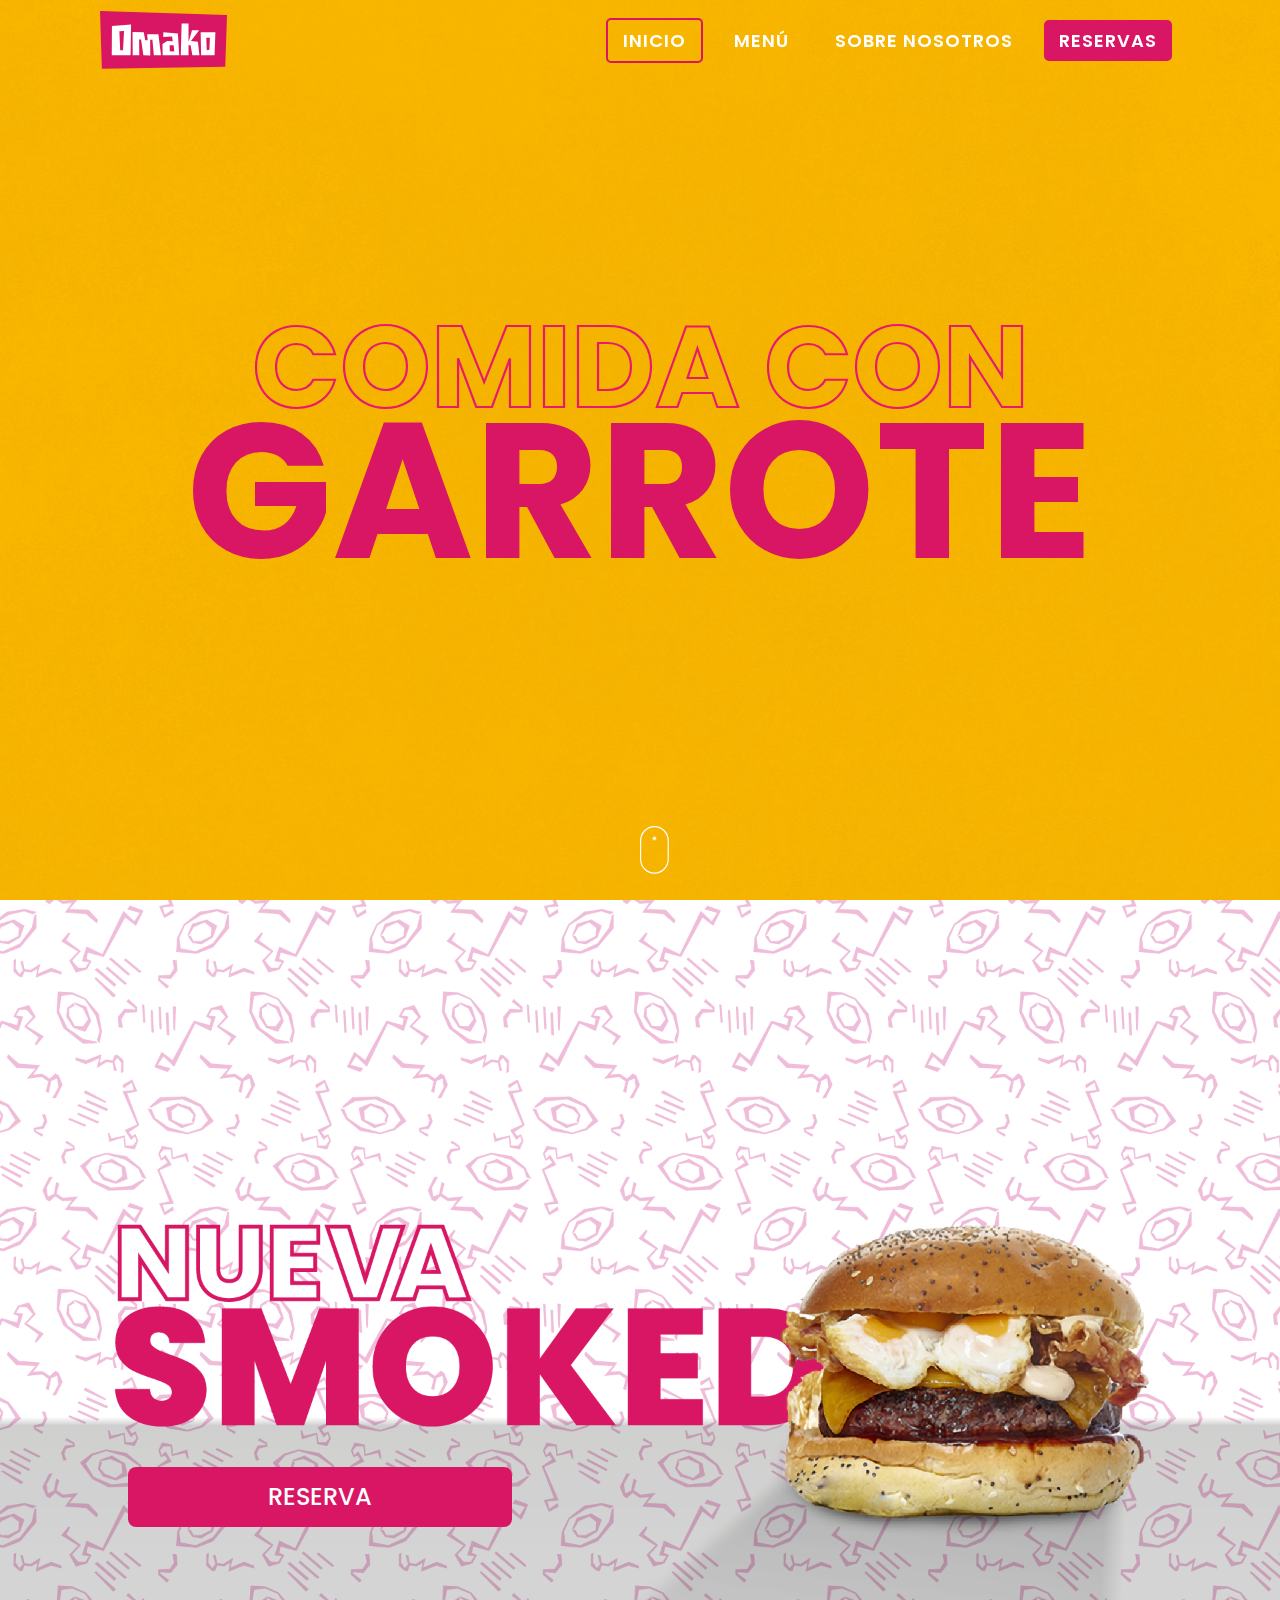
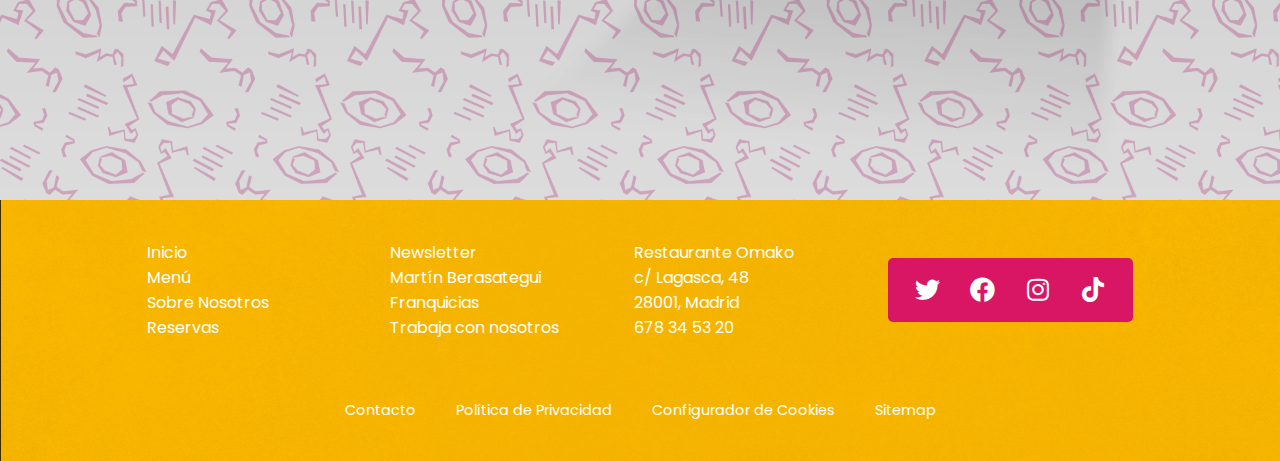
<file: index.html>
<!DOCTYPE html>
<head>
    <meta charset="UTF-8">
    <meta http-equiv="X-UA-Compatible" content="IE=edge">
    <meta name="viewport" content="width=device-width, initial-scale=1.0">
    <title>OMAKO - Cocina by Martín Berasategui</title>
    <link rel="icon" type="image/x-icon" href="/img/icono.ico">
    <link rel="stylesheet" href="styles.css">
    <noscript><link rel="stylesheet" href="noscript.css"></noscript>
    <meta name="description" content="Omako llega a Madrid de la mano de Martín Beraategui para demostrar que la comida rápida puede ser de calidad. ¡Ven y descubrelo!">
    <link rel="stylesheet" href="https://cdnjs.cloudflare.com/ajax/libs/font-awesome/4.7.0/css/font-awesome.min.css">
</head>
<body>
  
  <div class="main">
    <section class="main2">
      <nav>
        <a href="index.html"class="logo">LOGO</a>
         <input type="checkbox" id="click">
         <label for="click" class="menu-btn" >
           <i class="fas fa-bars"></i>
         </label>
         <ul>
           <li><a href="index.html" class="active">INICIO</a></li>
           <li><a href="menu.html">MENÚ</a></li>
           <li><a href="sobre-nosotros.html">SOBRE NOSOTROS</a></li>
           <li><a class="reservas" href="reserva.html">RESERVAS</a></li>
         </ul>
      </nav>

      <div class="content">
        <p class="uno title title1">COMIDA CON</p>
        <p class="dos title title2">GARROTE</p>
      </div>
      <a class="scroll-link" href="#mainarticle">
        <svg class="mouse" xmlns="http://www.w3.org/2000/svg" viewBox="0 0 76 130" preserveAspectRatio="xMidYMid meet">
        <g fill="none" fill-rule="evenodd">
          <rect width="70" height="118" x="1.5" y="1.5" stroke="#FFF" stroke-width="3" rx="36"/>
          <circle class="scroll" cx="36.5" cy="31.5" r="4.5" fill="#FFF"/>
        </g>
      </svg>
      </a>
    </section>
    </div>

    <div id="mainarticle" class="mainarticle">
      <a href="reserva.html" class="botonmain" type="button">RESERVA</a>

    </div>

  <footer>
      <div class="mainfooter">
        <div class="cajafooter">
          <a href="index.html">Inicio</a>
          <a href="menu.html">Menú</a>
          <a href="sobre-nosotros.html">Sobre Nosotros</a>
          <a href="reserva.html">Reservas</a>
        </div>
        <div class="cajafooter">
          <p class="link">Newsletter</p>
          <a href="https://www.martinberasategui.com/es/inicio" target="_blank">Martín Berasategui</a>
          <p class="link">Franquicias</p>
          <p class="link">Trabaja con nosotros</p>
        </div>
        <div class="cajafooter">
          <p>Restaurante Omako</p>
          <p>c/ Lagasca, 48</p>
          <p>28001, Madrid</p>
          <p>678 34 53 20</p>
        </div>
        <div class="iconosfooter">
            <ul class="icons">
              <li><a href="https://twitter.com/OmakoOficial" class="icon brands fa-twitter" ><span class="label">Twitter</span></a></li>
              <li><a href="https://www.facebook.com/OmakoOficial" class="icon brands fa-facebook-f"><span class="label">Facebook</span></a></li>
              <li><a href="https://www.instagram.com/OmakoOficial/" class="icon brands fa-instagram"><span class="label">Instagram</span></a></li>
              <li><a href="https://www.tiktok.com/@OmakoOficiallang=es" class="icon brands fa-tiktok" ><span class="label">Tiktok</span></a></li>
            </ul>
        </div>
    </div>
    <div class="footerexpan">
      <p>Contacto</p>
      <p>Política de Privacidad</p>
      <p>Configurador de Cookies</p>
      <p>Sitemap</p>
    </div>
  </footer>

  <script type="text/javascript">
      window.addEventListener("scroll",function(){
      var nav = document.querySelector("nav"); 
      nav.classList.toggle("abajo",window.scrollY>100);
      })
  </script>

</body>
</html>
</file>
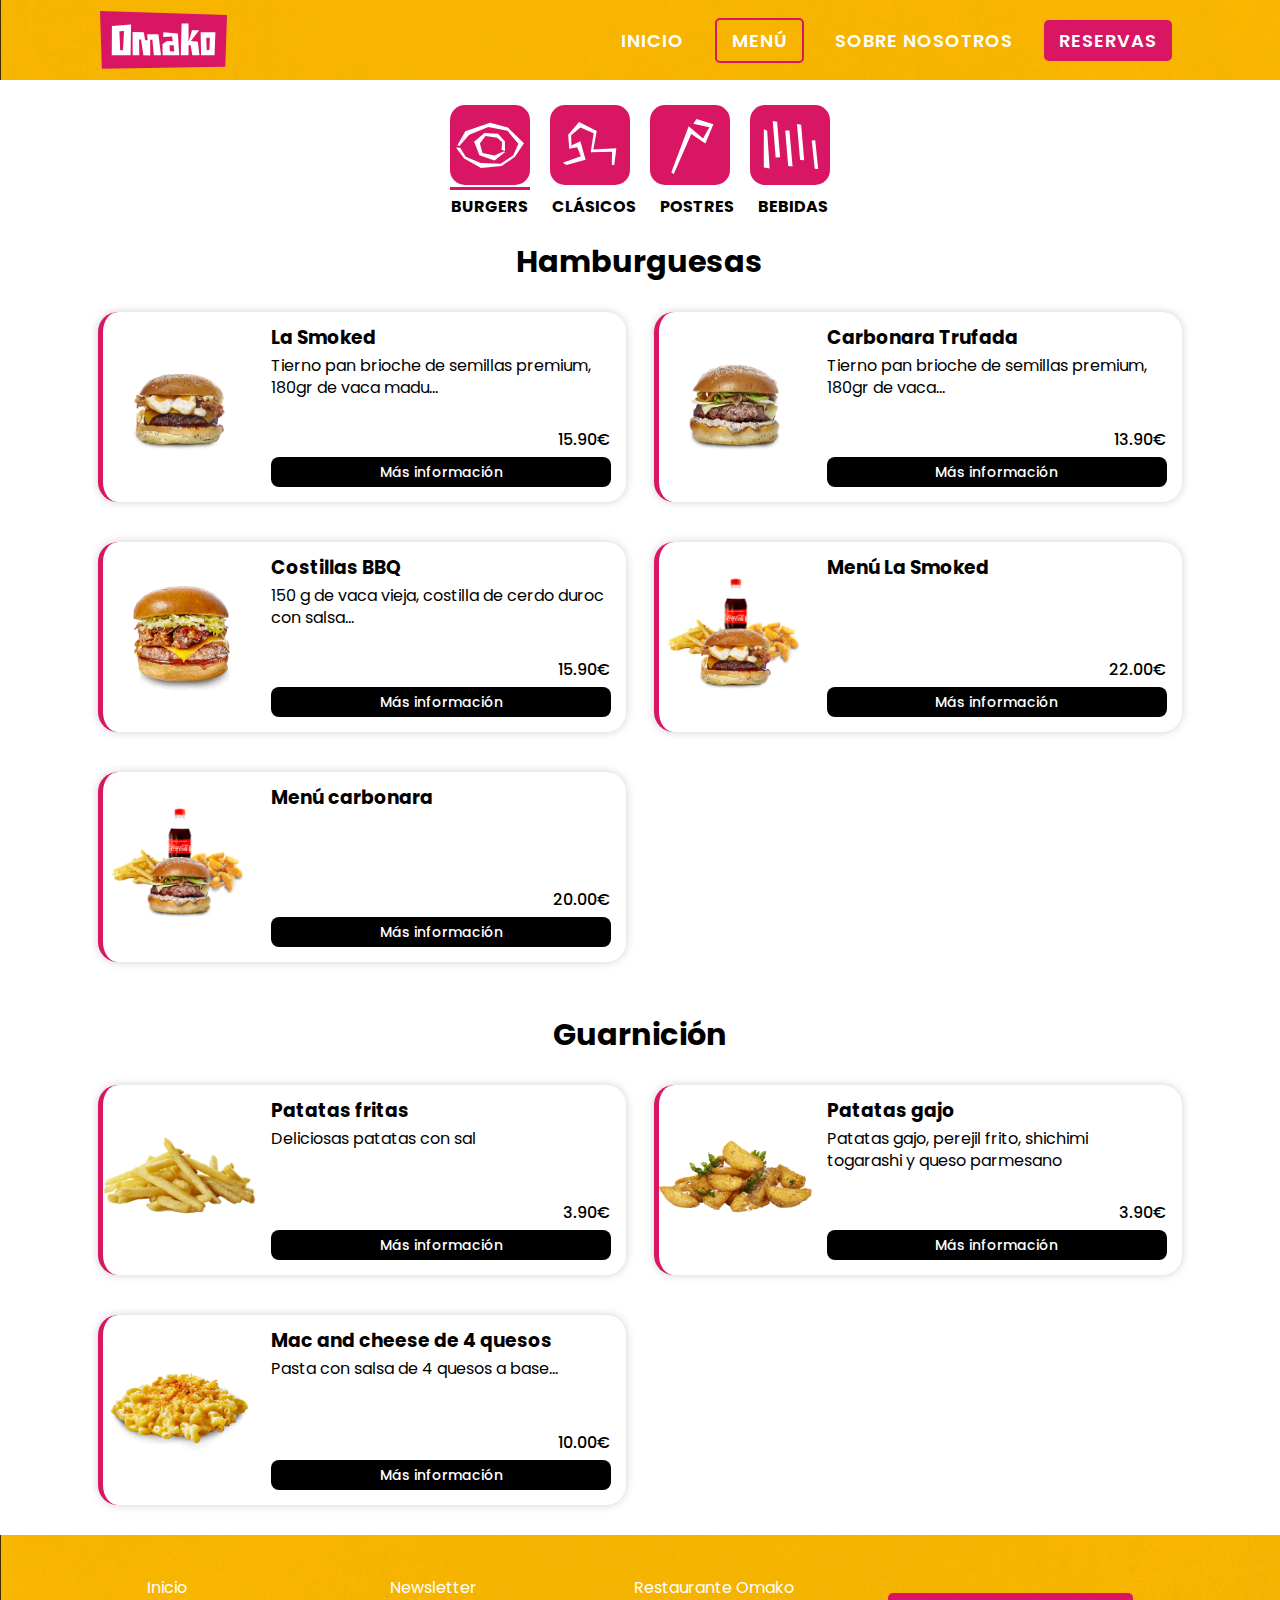
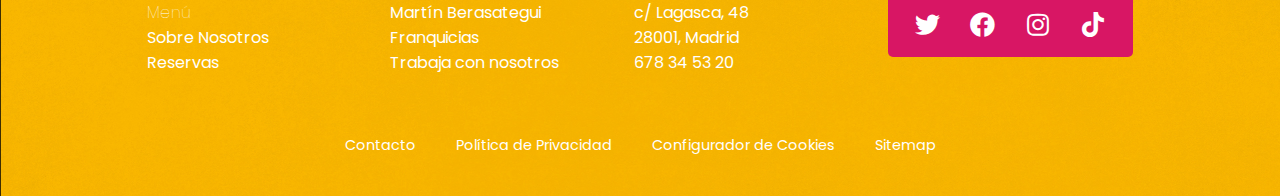
<file: menu.html>
<!DOCTYPE html>
<head>
    <meta charset="UTF-8">
    <meta http-equiv="X-UA-Compatible" content="IE=edge">
    <meta name="viewport" content="width=device-width, initial-scale=1.0">
    <title>Menú | OMAKO - Cocina by Martín Berasategui</title>
    <link rel="icon" type="image/x-icon" href="/img/icono.ico">
    <link rel="stylesheet" href="styles.css">
    <meta name="description" content="Nuestra seleción de platos: hamburguesas, empanadillas, corquetas, ensaladillas...">
    <link rel="stylesheet" href="https://cdnjs.cloudflare.com/ajax/libs/font-awesome/4.7.0/css/font-awesome.min.css">
</head>
<body>
  <nav class="abajo">
    <a href="index.html"class="logo">LOGO</a>
     <input type="checkbox" id="click">
     <label for="click" class="menu-btn">
       <i class="fas fa-bars"></i>
     </label>
     <ul>
       <li><a href="index.html">INICIO</a></li>
       <li><a href="menu.html" class="active">MENÚ</a></li>
       <li><a href="sobre-nosotros.html">SOBRE NOSOTROS</a></li>
       <li><a class="reservas" href="reserva.html">RESERVAS</a></li>
     </ul>
  </nav>
  <div class="main3">
      <div class="wrapper">
        <div class="tabs">
            <ul class="tab-header">
                <li class="active" data-id="vision" style="background-image: url(img/menu1.svg)"></li>
                <li data-id="mission" style="background-image: url(img/menu2.svg)"></li>
                <li data-id="goals" style="background-image: url(img/menu3.svg)"></li>
                <li data-id="other" style="background-image: url(img/menu4.svg)"></li>
            </ul>
            <ul class="tab-header-names">
              <li><h4>Burgers</h4></li>
              <li><h4>Clásicos</h4></li>
              <li><h4>Postres</h4></li>
              <li><h4>Bebidas</h4></li>
          </ul>
            
            <div class="tab-content">
                <div class="tab-inner active" id="vision">
                <div class="menuboxbox">
                  <h2 class="tituloscomida">Hamburguesas</h2>
                <div class="menubox">
                <div class="menu">
                        <!-- -->
                        <div class="plato">
                          <div class="image" style="background-image: url(img/smoked.png)"></div>
                        <div class="texto">
                          <div class="textoplato">
                          <h3 class="nombreplato">La Smoked</h3>
                          <p class="descplato">Tierno pan brioche de semillas premium, 180gr de vaca madu...</p>
                        </div>
                          <div class="botonplato">
                          <p class="precio">15.90€</p>
                          <button class="trigger btn" type="button">Más información</button>
                            <div class="read-more-cont">
                                  <div class="image" style="background-image: url(img/smoked.png)"></div>
                                  <img src="img/smoked.png" alt="Hamburguesa La Smoked" title="Hamburguesa La Smoked Restaurante Omako by Berasategui">
                                  <h3>La Smoked</h3>
                                  <p class="descplato">Tierno pan brioche de semillas premium, 180gr de vaca madurada, salsa BBQ, guanchiale, cheddar, nuestra mayonesa de bacon ahumado y 5 huevos fritos de codorniz</p>
                                  <p class="descplato"><strong>Contiene:</strong> dióxido de azufre y sulfitos, frutos secos, gluten, huevos, leche, sésamo y soja</p>
                            </div>
                          </div>
                        </div>
                        </div>
                        <!-- -->
                        <!-- -->
                        <div class="plato">
                          <div class="image" style="background-image: url(img/carbonara-trufada.png)"></div>
                        <div class="texto">
                          <div class="textoplato">
                          <h3 class="nombreplato">Carbonara Trufada</h3>
                          <p class="descplato">Tierno pan brioche de semillas premium, 180gr de vaca...</p>
                        </div>
                          <div class="botonplato">
                          <p class="precio">13.90€</p>
                          <button class="trigger btn" type="button">Más información</button>
                            <div class="read-more-cont">
                                  <div class="image" style="background-image: url(img/carbonara-trufada.png)"></div>
                                  <img src="img/carbonara-trufada.png" alt="Hamburguesa Carbonara Trufada" title="Hamburguesa Carbonara trufada Restaurante Omako by Berasategui">
                                  <h3>Carbonara Trufada</h3>
                                  <p class="descplato">Tierno pan brioche de semillas premium, 180gr de vaca madurada, rúcula, champiñón, queso havarti, bacon y deliciosa salsa carbonara trufada</p>
                                  <p class="descplato"><strong>Contiene:</strong> dióxido de azufre y sulfitos, frutos secos, gluten, huevos, leche, sésamo y soja</p>
                            </div>
                          </div>
                        </div>
                        </div>
                        <!-- -->
                        <!-- -->
                        <div class="plato">
                          <div class="image" style="background-image: url(img/bbq.png)"></div>
                        <div class="texto">
                          <div class="textoplato">
                          <h3 class="nombreplato">Costillas BBQ</h3>
                          <p class="descplato">150 g de vaca vieja, costilla de cerdo duroc con salsa...</p>
                        </div>
                          <div class="botonplato">
                          <p class="precio">15.90€</p>
                          <button class="trigger btn" type="button">Más información</button>
                            <div class="read-more-cont">
                                  <div class="image" style="background-image: url(img/bbq.png)"></div>
                                  <img src="img/bbq.png" alt="Hamburguesa Barbacoa" title="Hamburguesa Barbacoa BBQ Restaurante Omako by Berasategui">
                                  <h3>Costillas BBQ</h3>
                                  <p class="descplato">150 g de vaca vieja, costilla de cerdo duroc con Miso BBQ y queso cheddar</p>
                                  <p class="descplato"><strong>Contiene:</strong> dióxido de azufre y sulfitos, gluten, leche y soja</p>
                            </div>
                          </div>
                        </div>
                        </div>
                        <!-- -->
                        <!-- -->
                        <div class="plato">
                          <div class="image" style="background-image: url(img/menu-smoked.png)"></div>
                        <div class="texto">
                          <div class="textoplato">
                          <h3 class="nombreplato">Menú La Smoked</h3>
                          <p class="descplato"></p>
                        </div>
                          <div class="botonplato">
                          <p class="precio">22.00€</p>
                          <button class="trigger btn" type="button">Más información</button>
                            <div class="read-more-cont">
                                  <div class="image" style="background-image: url(img/menu-smoked.png)"></div>
                                  <img src="img/menu-smoked.png" alt="Menú Hamburguesa La Smoked" title="Menú Hamburguesa La Smoked Restaurante Omako by Berasategui">
                                  <h3>Menú La Smoked</h3>
                            </div>
                          </div>
                        </div>
                        </div>
                        <!-- -->
                        <!-- -->
                        <div class="plato">
                          <div class="image" style="background-image: url(img/menu-carbonara.png)"></div>
                        <div class="texto">
                          <div class="textoplato">
                          <h3 class="nombreplato">Menú carbonara</h3>
                          <p class="descplato"></p>
                        </div>
                          <div class="botonplato">
                          <p class="precio">20.00€</p>
                          <button class="trigger btn" type="button">Más información</button>
                            <div class="read-more-cont">
                                  <div class="image" style="background-image: url(img/menu-carbonara.png)"></div>
                                  <img src="img/menu-carbonara.png" alt="Menú Hamburguesa Carbonara" title="Menú Hamburguesa Carbonara Restaurante Omako by Berasategui">
                                  <h3>Menú carbonara</h3>
                            </div>
                          </div>
                        </div>
                        </div>
                        <!-- -->
                </div>
                </div>
                
              </div>
              <div class="menuboxbox extraspace">
                <h2>Guarnición</h2>
              <div class="menubox">
              <div class="menu1">
                      <!-- -->
                      <div class="plato">
                        <div class="image" style="background-image: url(img/patatas-fritas.png)"></div>
                      <div class="texto">
                        <div class="textoplato">
                        <h3 class="nombreplato">Patatas fritas</h3>
                        <p class="descplato">Deliciosas patatas con sal</p>
                      </div>
                        <div class="botonplato">
                        <p class="precio">3.90€</p>
                        <button class="trigger btn" type="button">Más información</button>
                          <div class="read-more-cont">
                                <div class="image" style="background-image: url(img/patatas-fritas.png)"></div>
                                <img src="img/patatas-fritas.png" alt="Patatas Fritas" title="Patatas Fritas Restaurante Omako by Berasategui">
                                <h3>Patatas fritas</h3>
                                <p class="descplato">Deliciosas patatas con sal</p>
                                <p class="descplato"><strong>Contiene:</strong> gluten</p>
                          </div>
                        </div>
                      </div>
                      </div>
                      <!-- -->
                      <!-- -->
                      <div class="plato">
                        <div class="image" style="background-image: url(img/patatas-gajo.png)"></div>
                      <div class="texto">
                        <div class="textoplato">
                        <h3 class="nombreplato">Patatas gajo</h3>
                        <p class="descplato">Patatas gajo, perejil frito, shichimi togarashi y queso parmesano</p>
                      </div>
                        <div class="botonplato">
                        <p class="precio">3.90€</p>
                        <button class="trigger btn" type="button">Más información</button>
                          <div class="read-more-cont">
                                <div class="image" style="background-image: url(img/patatas-gajo.png)"></div>
                                <img src="img/patatas-gajo.png" alt="Patatas Gajo" title="Patatas Gajo Restaurante Omako by Berasategui">
                                <h3>Patatas gajo</h3>
                                <p class="descplato">Descripción</p>
                                <p class="descplato"><strong>Contiene:</strong> leche, sésamo y gluten</p>
                          </div>
                        </div>
                      </div>
                      </div>
                      <!-- -->
                      <!-- -->
                      <div class="plato">
                        <div class="image" style="background-image: url(img/mac-and-cheese.png)"></div>
                      <div class="texto">
                        <div class="textoplato">
                        <h3 class="nombreplato">Mac and cheese de 4 quesos</h3>
                        <p class="descplato">Pasta con salsa de 4 quesos a base...</p>
                      </div>
                        <div class="botonplato">
                        <p class="precio">10.00€</p>
                        <button class="trigger btn" type="button">Más información</button>
                          <div class="read-more-cont">
                                <div class="image" style="background-image: url(img/mac-and-cheese.png)"></div>
                                <img src="img/mac-and-cheese.png" alt="Mac and Cheese" title="Mac and Cheese Restaurante Omako by Berasategui">
                                <h3>Mac and cheese de 4 quesos mediterráneos</h3>
                                <p class="descplato">Pasta con salsa de 4 quesos a base de una mezcla de parmesano, panko y pimentón</p>
                                <p class="descplato"><strong>Contiene:</strong> dióxido de azufre y sulfitos, frutos secos, gluten, huevos, leche y sésamo</p>
                          </div>
                        </div>
                      </div>
                      </div>
                      <!-- -->
                      </div>
                    </div>
                  </div>
                </div>
                <div class="tab-inner" id="mission">
                  <div class="menuboxbox">
                    <h2 class="tituloscomida">Los clásicos</h2>
                  <div class="menubox">
                  <div class="menu2">
                          <!-- -->
                          <div class="plato">
                            <div class="image" style="background-image: url(img/empanadillas.png)"></div>
                          <div class="texto">
                            <div class="textoplato">
                            <h3 class="nombreplato">Empanadillas Kimchi</h3>
                            <p class="descplato">Empanadillas de desmigado de chorizo , queso havarti, col y kimchi</p>
                          </div>
                            <div class="botonplato">
                            <p class="precio">8.50€</p>
                            <button class="trigger btn" type="button">Más información</button>
                              <div class="read-more-cont">
                                    <div class="image" style="background-image: url(img/empanadillas.png)"></div>
                                    <img src="img/empanadillas.png" alt="Empanadillas Kimchi" title="Empanadillas Kimchi Restaurante Omako by Berasategui">
                                    <h3>Empanadillas Kimchi</h3>
                                    <p class="descplato">Empanadillas de desmigado de chorizo , queso havarti, col y kimchi</p>
                                    <p class="descplato"><strong>Contiene:</strong> dióxido de azufre y sulfitos, gluten, huevos, leche, sésamo, soja, mostaza y pescado</p>
                              </div>
                            </div>
                          </div>
                          </div>
                          <!-- -->
                          <!-- -->
                          <div class="plato">
                            <div class="image" style="background-image: url(img/croqueta-iberica.png)"></div>
                          <div class="texto">
                            <div class="textoplato">
                            <h3 class="nombreplato">Croqueta Ibérica</h3>
                            <p class="descplato">Croquetas cremosas y crujientes de jamón ibérico...</p>
                          </div>
                            <div class="botonplato">
                            <p class="precio">8.50€</p>
                            <button class="trigger btn" type="button">Más información</button>
                              <div class="read-more-cont">
                                    <div class="image" style="background-image: url(img/croqueta-iberica.png)"></div>
                                    <img src="img/croqueta-iberica.png" alt="Croqueta Iberica" title="Croqueta Ibérica Restaurante Omako by Berasategui">
                                    <h3>Croquetas de jamón ibérico de bellota andaluz</h3>
                                    <p class="descplato">Croquetas cremosas y crujientes de jamón ibérico de bellota andaluz. 6 uds</p>
                                    <p class="descplato"><strong>Contiene:</strong> frutos secos, gluten, huevos y leche</p>
                              </div>
                            </div>
                          </div>
                          </div>
                          <!-- -->
                          <!-- -->
                          <div class="plato">
                            <div class="image" style="background-image: url(img/croqueta-gambon.png)"></div>
                          <div class="texto">
                            <div class="textoplato">
                            <h3 class="nombreplato">Croquetas gambón</h3>
                            <p class="descplato">Croqueta crujiente y cremosa de gambón</p>
                          </div>
                            <div class="botonplato">
                            <p class="precio">9.50€</p>
                            <button class="trigger btn" type="button">Más información</button>
                              <div class="read-more-cont">
                                    <div class="image" style="background-image: url(img/croqueta-gambon.png)"></div>
                                    <img src="img/croqueta-gambon.png"alt="Croqueta Gambón" title="Croqueta Gambón Restaurante Omako by Berasategui">
                                    <h3>Croquetas de ganbóm</h3>
                                    <p class="descplato">Croqueta crujiente y cremosa de gambón. 6 uds</p>
                                    <p class="descplato"><strong>Contiene:</strong> dióxido de azufre y sulfitos, crustacios, gluten, leche y huevos</p>
                              </div>
                            </div>
                          </div>
                          </div>
                          <!-- -->
                          <!-- -->
                          <div class="plato">
                            <div class="image" style="background-image: url(img/ensaladilla-rusa-codorniz.png)"></div>
                          <div class="texto">
                            <div class="textoplato">
                            <h3 class="nombreplato">Ensaladilla codorniz</h3>
                            <p class="descplato">Ensaladilla rusa con huevos fritos de codorniz...</p>
                          </div>
                            <div class="botonplato">
                            <p class="precio">8.50€</p>
                            <button class="trigger btn" type="button">Más información</button>
                              <div class="read-more-cont">
                                    <div class="image" style="background-image: url(img/ensaladilla-rusa-codorniz.png)"></div>
                                    <img src="img/ensaladilla-rusa-codorniz.png" alt="Ensaladilla Rusa Codorniz" title="Ensaladilla Rusa Codorniz Restaurante Omako by Berasategui">
                                    <h3>Ensaladilla rusa de huevos de codorniz fritos al ajillo</h3>
                                    <p class="descplato">Ensaladilla rusa con huevos fritos de codorniz y láminas de ajo crujiente</p>
                                    <p class="descplato"><strong>Contiene:</strong> huevos y sésamo</p>
                              </div>
                            </div>
                          </div>
                          </div>
                          <!-- -->
                          <!-- -->
                          <div class="plato">
                            <div class="image" style="background-image: url(img/ensaladilla-rusa-atun.png)"></div>
                          <div class="texto">
                            <div class="textoplato">
                            <h3 class="nombreplato">Ensaladilla atún</h3>
                            <p class="descplato">Ensaladilla rusa, mayonesa, melva en aceite de giras...</p>
                          </div>
                            <div class="botonplato">
                            <p class="precio">8.50€</p>
                            <button class="trigger btn" type="button">Más información</button>
                              <div class="read-more-cont">
                                    <div class="image" style="background-image: url(img/ensaladilla-rusa-atun.png)"></div>
                                    <img src="img/ensaladilla-rusa-atun.png"alt="Ensaladilla Rusa Atún" title="Ensaladilla Rusa Atún Restaurante Omako by Berasategui">
                                    <h3>Ensaladilla rusa de atún en aceite</h3>
                                    <p class="descplato">Ensaladilla rusa, mayonesa, melva en aceite de girasol y cebollino picado</p>
                                    <p class="descplato"><strong>Contiene:</strong> huevos y pescado</p>
                              </div>
                            </div>
                          </div>
                          </div>  
                           <!-- -->
                           <!-- -->
                          <div class="plato">
                            <div class="image" style="background-image: url(img/filete-empanado.png)"></div>
                          <div class="texto">
                            <div class="textoplato">
                            <h3 class="nombreplato">Filete empanado</h3>
                            <p class="descplato">Filete de chuleta blanca empanado</p>
                          </div>
                            <div class="botonplato">
                            <p class="precio">18.00€</p>
                            <button class="trigger btn" type="button">Más información</button>
                              <div class="read-more-cont">
                                    <div class="image" style="background-image: url(img/filete-empanado.png)"></div>
                                    <img src="img/filete-empanado.png" alt="Filete Empanado" title="Filete Empanado Restaurante Omako by Berasategui">
                                    <h3>Filete empanado</h3>
                                    <p class="descplato">Filete de chuleta blanca empanado</p>
                                    <p class="descplato"><strong>Contiene:</strong> huevos y gluten</p>
                              </div>
                            </div>
                          </div>
                          </div>  
                           <!-- -->
                  </div>
                  </div> 
                </div> 
                </div>
                <div class="tab-inner" id="goals">
                  <div class="menuboxbox">
                    <h2 class="tituloscomida">Helados</h2>
                  <div class="menubox">
                  <div class="menu3">
                          <!-- -->
                          <div class="plato">
                            <div class="image" style="background-image: url(img/happy_hippo.png)"></div>
                          <div class="texto">
                            <div class="textoplato">
                            <h3 class="nombreplato">Helado de Happy Hippo</h3>
                            <p class="descplato">Dessert estrella de Lobito de Mar</p>
                          </div>
                            <div class="botonplato">
                            <p class="precio">9.00€</p>
                            <button class="trigger btn" type="button">Más información</button>
                              <div class="read-more-cont">
                                    <div class="image" style="background-image: url(img/happy_hippo.png)"></div>
                                    <img src="img/happy_hippo.png" alt="Helado Happy Hippo" title="Helado Happy Hippo Restaurante Omako by Berasategui">
                                    <h3>Helado de Happy Hippo</h3>
                                    <p class="descplato">Dessert estrella de Lobito de Mar</p>
                                    <p class="descplato"><strong>Contiene:</strong> frutos secos, gluten, leche y soja</p>
                              </div>
                            </div>
                          </div>
                          </div>
                          <!-- -->
                          <!-- -->
                          <div class="plato">
                            <div class="image" style="background-image: url(img/tocino.png)"></div>
                          <div class="texto">
                            <div class="textoplato">
                            <h3 class="nombreplato">Helado de tocino</h3>
                            <p class="descplato">Helado de yogurt con tocino de cielo</p>
                          </div>
                            <div class="botonplato">
                            <p class="precio">9.00€</p>
                            <button class="trigger btn" type="button">Más información</button>
                              <div class="read-more-cont">
                                    <div class="image" style="background-image: url(img/tocino.png)"></div>
                                    <img src="img/tocino.png" alt="Helado de Tocino" title="Helado Tocino Restaurante Omako by Berasategui">
                                    <h3>Helado de yogurt con tocino de cielo</h3>
                                    <p class="descplato">Helado de yogurt con tocino de cielo</p>
                                    <p class="descplato"><strong>Contiene:</strong> huevos, leche y soja</p>
                              </div>
                            </div>
                          </div>
                          </div>
                          <!-- -->
                          <!-- -->
                          <div class="plato">
                            <div class="image" style="background-image: url(img/lemon-merengue.png)"></div>
                          <div class="texto">
                            <div class="textoplato">
                            <h3 class="nombreplato">Helado de lemon y merengue</h3>
                            <p class="descplato">Nuestra versión helada de lemon pie</p>
                          </div>
                            <div class="botonplato">
                            <p class="precio">9.00€</p>
                            <button class="trigger btn" type="button">Más información</button>
                              <div class="read-more-cont">
                                    <div class="image" style="background-image: url(img/lemon-merengue.png)"></div>
                                    <img src="img/lemon-merengue.png" alt="Helado de Limón y Merengue" title="Helado Limón Merengue Restaurante Omako by Berasategui">
                                    <h3>Helado de lemon y merengue</h3>
                                    <p class="descplato">Nuestra versión helada de lemon pie</p>
                                    <p class="descplato"><strong>Contiene:</strong> huevos, gluten, leche y soja</p>
                              </div>
                            </div>
                          </div>
                          </div>
                          <!-- -->
                          <!-- -->
                          <div class="plato">
                            <div class="image" style="background-image: url(img/nutella.png)"></div>
                          <div class="texto">
                            <div class="textoplato">
                            <h3 class="nombreplato">Helado de Nutella</h3>
                            <p class="descplato">Helado de Nutella, palomitas y avellanas caramelizadas</p>
                          </div>
                            <div class="botonplato">
                            <p class="precio">9.00€</p>
                            <button class="trigger btn" type="button">Más información</button>
                              <div class="read-more-cont">
                                    <div class="image" style="background-image: url(img/nutella.png)"></div>
                                    <img src="img/nutella.png" alt="Helado Nutella" title="Helado Nutella Restaurante Omako by Berasategui">
                                    <h3>Helado de Nutella</h3>
                                    <p class="descplato">Helado de Nutella, palomitas y avellanas caramelizadas</p>
                                    <p class="descplato"><strong>Contiene:</strong> cacahuetes, frutos secos, gluten, leche y soja</p>
                              </div>
                            </div>
                          </div>
                          </div>
                          <!-- -->
                        
                  </div>
                  </div>
                  
                </div>
                <div class="menuboxbox extraspace">
                  <h2>Gourmet</h2>
                <div class="menubox">
                <div class="menu4">
                        <!-- -->
                        <div class="plato">
                          <div class="image" style="background-image: url(img/chocolates.png)"></div>
                        <div class="texto">
                          <div class="textoplato">
                          <h3 class="nombreplato">Tarta 2 chocolates</h3>
                          <p class="descplato">El dulce perfecto acompañado de crema inglesa</p>
                        </div>
                          <div class="botonplato">
                          <p class="precio">9.00€</p>
                          <button class="trigger btn" type="button">Más información</button>
                            <div class="read-more-cont">
                                  <div class="image" style="background-image: url(img/chocolates.png)"></div>
                                  <img src="img/chocolates.png" alt="Tarta Chocolate" title="Tarta Chocolate Restaurante Omako by Berasategui">
                                  <h3>Tarta líquida de 2 chocolates</h3>
                                  <p class="descplato">El dulce perfecto acompañado de crema inglesa</p>
                                  <p class="descplato"><strong>Contiene:</strong> frucos secos, gluten, huevos, leche y soja</p>
                            </div>
                          </div>
                        </div>
                        </div>
                        <!-- -->
                        </div>
                      </div>
                    </div>
                </div>
                <div class="tab-inner" id="other">
                  <div class="menuboxbox">
                    <h2 class="tituloscomida">Refrescos</h2>
                  <div class="menubox">
                  <div class="menu5">
                          <!-- -->
                          <div class="plato">
                            <div class="image" style="background-image: url(img/nestea.png)"></div>
                          <div class="texto">
                            <div class="textoplato">
                            <h3 class="nombreplato">Nestea Limon 500ml</h3>
                            <p class="descplato">Nestea Limon 500ml</p>
                          </div>
                            <div class="botonplato">
                            <p class="precio">2.90€</p>
                            <button class="trigger btn" type="button">Más información</button>
                              <div class="read-more-cont">
                                    <div class="image" style="background-image: url(img/nestea.png)"></div>
                                    <img src="img/nestea.png" alt="Nestea" title="Nestea Restaurante Omako by Berasategui">
                                    <h3>Nestea Limon 500ml</h3>
                                    <p class="descplato">Nestea Limon 500ml</p>
                              </div>
                            </div>
                          </div>
                          </div>
                          <!-- --> 
                          <!-- -->
                          <div class="plato">
                            <div class="image" style="background-image: url(img/aquarius-naranja.png)"></div>
                          <div class="texto">
                            <div class="textoplato">
                            <h3 class="nombreplato">Aquarius Naranja 500ml</h3>
                            <p class="descplato">Aquarius Naranja 500ml</p>
                          </div>
                            <div class="botonplato">
                            <p class="precio">2.90€</p>
                            <button class="trigger btn" type="button">Más información</button>
                              <div class="read-more-cont">
                                    <div class="image" style="background-image: url(img/aquarius-naranja.png)"></div>
                                    <img src="img/aquarius-naranja.png" alt="Aquarius Naranja" title="Aquarius Naranja Restaurante Omako by Berasategui">
                                    <h3>Aquarius Naranja 500ml</h3>
                                    <p class="descplato">Aquarius Naranja 500ml</p>
                              </div>
                            </div>
                          </div>
                          </div>
                          <!-- --> 
                          <!-- -->
                           <div class="plato">
                            <div class="image" style="background-image: url(img/cocacola.png)"></div>
                          <div class="texto">
                            <div class="textoplato">
                            <h3 class="nombreplato">Coca Cola 500ml</h3>
                            <p class="descplato">Coca Cola 500ml</p>
                          </div>
                            <div class="botonplato">
                            <p class="precio">2.90€</p>
                            <button class="trigger btn" type="button">Más información</button>
                              <div class="read-more-cont">
                                    <div class="image" style="background-image: url(img/cocacola.png)"></div>
                                    <img src="img/cocacola.png" alt="Cocacola" title="Cocacola Restaurante Omako by Berasategui">
                                    <h3>Coca Cola 500ml</h3>
                                    <p class="descplato">Coca Cola 500ml</p>
                              </div>
                            </div>
                          </div>
                          </div>
                          <!-- -->
                          <!-- -->
                           <div class="plato">
                            <div class="image" style="background-image: url(img/aquarius-limon.png)"></div>
                          <div class="texto">
                            <div class="textoplato">
                            <h3 class="nombreplato">Aquarius Limón 500ml</h3>
                            <p class="descplato">Aquarius Limón 500ml</p>
                          </div>
                            <div class="botonplato">
                            <p class="precio">2.90€</p>
                            <button class="trigger btn" type="button">Más información</button>
                              <div class="read-more-cont">
                                    <div class="image" style="background-image: url(img/aquarius-limon.png)"></div>
                                    <img src="img/aquarius-limon.png" alt="Aquarius Limón" title="Aquarius Limón Restaurante Omako by Berasategui">
                                    <h3>Aquarius Limón 500ml</h3>
                                    <p class="descplato">Aquarius Limón 500ml</p>
                              </div>
                            </div>
                          </div>
                          </div>
                          <!-- -->
                          <!-- -->
                          <div class="plato">
                            <div class="image" style="background-image: url(img/cocacola-zero.png)"></div>
                          <div class="texto">
                            <div class="textoplato">
                            <h3 class="nombreplato">Coca Cola Zero 500ml</h3>
                            <p class="descplato">Coca Cola Zero 500ml</p>
                          </div>
                            <div class="botonplato">
                            <p class="precio">2.90€</p>
                            <button class="trigger btn" type="button">Más información</button>
                              <div class="read-more-cont">
                                    <div class="image" style="background-image: url(img/cocacola-zero.png)"></div>
                                    <img src="img/cocacola-zero.png" alt="Cocacola Zero" title="Cocacola Zero Restaurante Omako by Berasategui">>
                                    <h3>Coca Cola Zero 500ml</h3>
                                    <p class="descplato">Coca Cola Zero 500ml</p>
                              </div>
                            </div>
                          </div>
                          </div>
                          <!-- -->
                          <!-- -->
                          <div class="plato">
                            <div class="image" style="background-image: url(img/fanta-naranja.png)"></div>
                          <div class="texto">
                            <div class="textoplato">
                            <h3 class="nombreplato">Fanta Naranja 500ml</h3>
                            <p class="descplato">Fanta Naranja 500ml</p>
                          </div>
                            <div class="botonplato">
                            <p class="precio">2.90€</p>
                            <button class="trigger btn" type="button">Más información</button>
                              <div class="read-more-cont">
                                    <div class="image" style="background-image: url(img/fanta-naranja.png)"></div>
                                    <img src="img/fanta-naranja.png" alt="Fanta Naranja" title="Fanta Naranja Restaurante Omako by Berasategui">
                                    <h3>Fanta Naranja 500ml</h3>
                                    <p class="descplato">Fanta Naranja 500ml</p>
                              </div>
                            </div>
                          </div>
                          </div>
                          <!-- -->
                        
                  </div>
                  </div>
                  
                </div>
                <div class="menuboxbox extraspace">
                  <h2>Cerveza</h2>
                <div class="menubox">
                <div class="menu6">
                        <!-- -->
                        <div class="plato">
                          <div class="image" style="background-image: url(img/cerveza.png)"></div>
                        <div class="texto">
                          <div class="textoplato">
                          <h3 class="nombreplato">Heineken 330ml</h3>
                          <p class="descplato">Heineken 330ml</p>
                        </div>
                          <div class="botonplato">
                          <p class="precio">2.20€</p>
                          <button class="trigger btn" type="button">Más información</button>
                            <div class="read-more-cont">
                                  <div class="image" style="background-image: url(img/cerveza.png)"></div>
                                  <img src="img/cerveza.png" alt="Cerveza Heineken" title="Cerveza Heineken Restaurante Omako by Berasategui">>
                                  <h3>Heineken 330ml</h3>
                                  <p class="descplato">Heineken 330ml</p>
                          </div>
                        </div>
                        </div>
                        <!-- -->
                        </div>
                      </div>
                    </div>
                  </div>
                </div>
              </div>
            </div>
          </div>
    </div>
  
    <script src="app.js"></script>
    </div>

   <div class="popup-box">
    <div class="popup-content">
        <span class="popup-close-icon">&times;</span>

        <div class="popup-body">
          
        </div>
        <div class="popup-footer">
          <button class="btn popup-close-btn">Cerrar</button>
        </div>
    </div>
 </div>

    <footer>
      <div class="mainfooter">
        <div class="cajafooter">
          <a href="index.html">Inicio</a>
          <a href="menu.html"><h1>Menú</h1></a>
          <a href="sobre-nosotros.html">Sobre Nosotros</a>
          <a href="reserva.html">Reservas</a>
        </div>
        <div class="cajafooter">
          <p class="link">Newsletter</p>
          <a href="https://www.martinberasategui.com/es/inicio" target="_blank">Martín Berasategui</a>
          <p class="link">Franquicias</p>
          <p class="link">Trabaja con nosotros</p>
        </div>
        <div class="cajafooter">
          <p>Restaurante Omako</p>
          <p>c/ Lagasca, 48</p>
          <p>28001, Madrid</p>
          <p>678 34 53 20</p>
        </div>
        <div class="iconosfooter">
            <ul class="icons">
              <li><a href="https://twitter.com/OmakoOficial" class="icon brands fa-twitter" ><span class="label">Twitter</span></a></li>
              <li><a href="https://www.facebook.com/OmakoOficial" class="icon brands fa-facebook-f"><span class="label">Facebook</span></a></li>
              <li><a href="https://www.instagram.com/OmakoOficial/" class="icon brands fa-instagram"><span class="label">Instagram</span></a></li>
              <li><a href="https://www.tiktok.com/@OmakoOficiallang=es" class="icon brands fa-tiktok" ><span class="label">Tiktok</span></a></li>
            </ul>
        </div>
    </div>
    <div class="footerexpan">
      <p>Contacto</p>
      <p>Política de Privacidad</p>
      <p>Configurador de Cookies</p>
      <p>Sitemap</p>
    </div>
  </footer>
<script src="menu.js"></script>
</body>
</html>
</file>
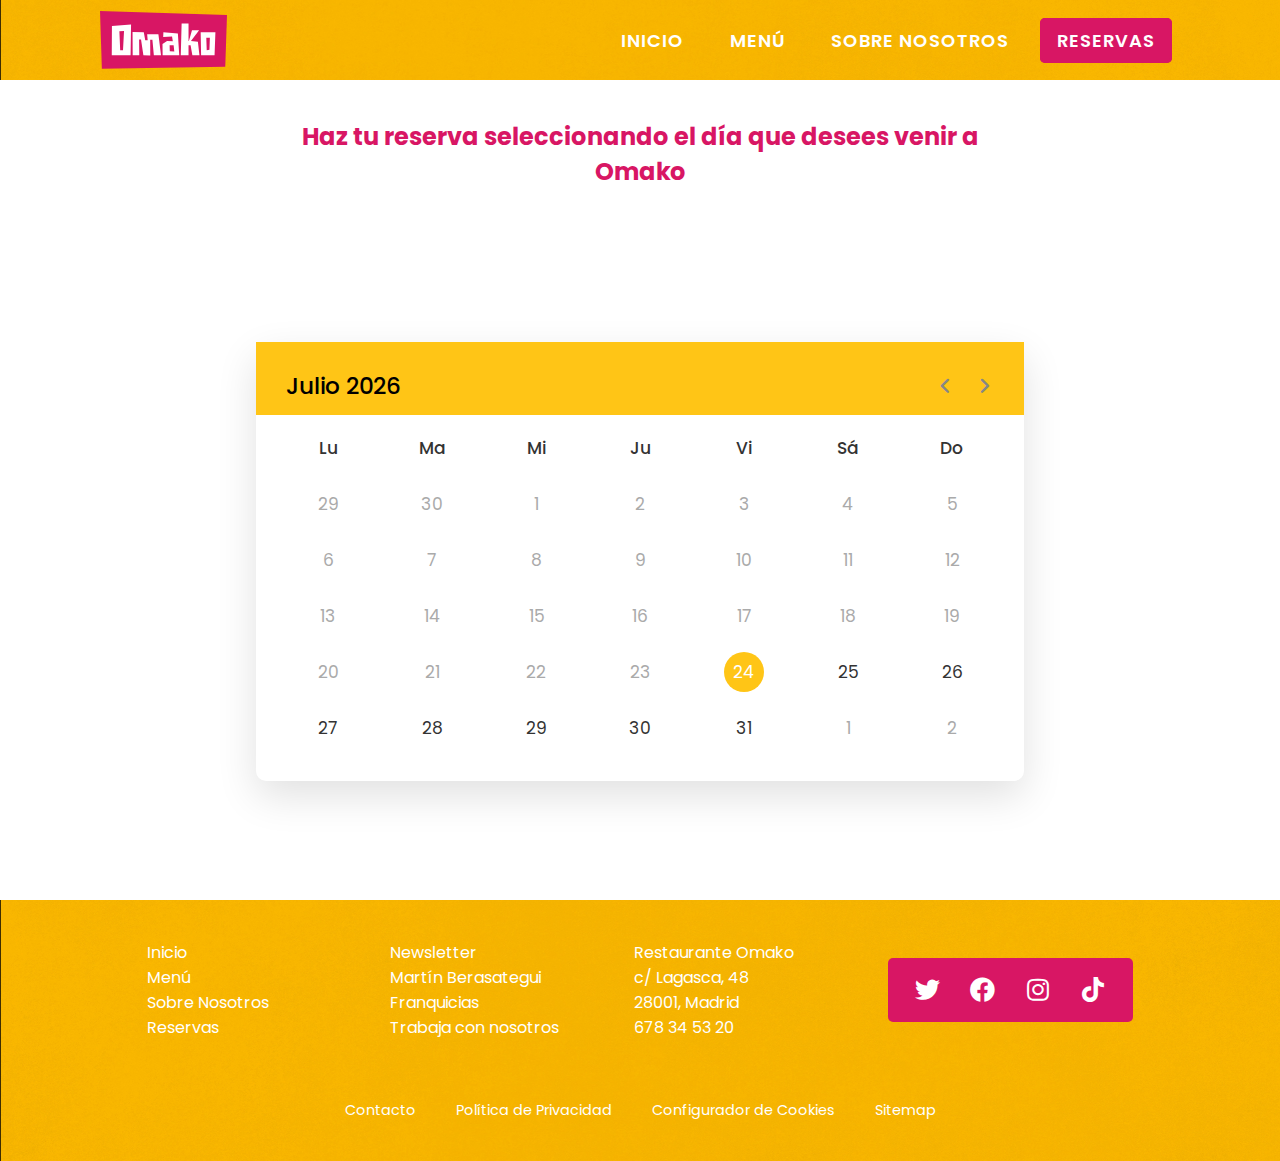
<file: reserva.html>
<!DOCTYPE html>
<head>
    <meta charset="UTF-8">
    <meta http-equiv="X-UA-Compatible" content="IE=edge">
    <meta name="viewport" content="width=device-width, initial-scale=1.0">
    <title>OMAKO - Reservas</title>
    <link rel="icon" type="image/x-icon" href="/img/icono.ico">
    <link rel="stylesheet" href="styles.css">
    <link rel="stylesheet" href="https://cdnjs.cloudflare.com/ajax/libs/font-awesome/4.7.0/css/font-awesome.min.css"> 
    <link rel="stylesheet" href="css/styles.css">
    <link rel="stylesheet" href="https://fonts.googleapis.com/css2?family=Material+Symbols+Rounded:opsz,wght,FILL,GRAD@20..48,100..700,0..1,-50..200">
   
</head>
<body>
  <nav class="abajo">
    <a href="index.html"class="logo">LOGO</a>
     <input type="checkbox" id="click">
     <label for="click" class="menu-btn">
       <i class="fas fa-bars"></i>
     </label>
     <ul>
       <li><a href="index.html">INICIO</a></li>
       <li><a href="menu.html" >MENÚ</a></li>
       <li><a href="about.html">SOBRE NOSOTROS</a></li>
       <li><a class="reservas active" href="reserva.html">RESERVAS</a></li>
     </ul>
  </nav>
  <div class="maincalendar">
    <div class="hazreserva">
        <h2>Haz tu reserva seleccionando el día que desees venir a Omako</h2>
    </div>
    <div class="calendar-wrapper">
        <header>
            <p class="current-date">October 2022</p>
            <div class="icons">
                <span id="prev" class="material-symbols-rounded">chevron_left</span>
                <span id="next" class="material-symbols-rounded">chevron_right</span>
            </div> 
        </header>
        <div class="calendar">
            <div>
                <ul class="weeks">
                    <li>Lu</li>
                    <li>Ma</li>
                    <li>Mi</li>
                    <li>Ju</li>
                    <li>Vi</li>
                    <li>Sá</li>
                    <li>Do</li>
                </ul>
                <ul class="days">
                    <li class="inactive">25</li>
                    <li class="inactive">26</li>
                    <li class="inactive">27</li>
                    <li class="inactive">28</li>
                    <li class="inactive">29</li>
                    <li class="inactive">30</li>
                    <li id="open-booking-time-btn" onclick="openBookingTimeModal()">1</li>
                    <li>2</li>
                    <li>3</li>
                    <li>4</li>
                    <li>5</li>
                    <li>6</li>
                    <li>7</li>
                    <li>8</li>
                    <li>9</li>
                    <li>10</li>
                    <li>11</li>
                    <li>12</li>
                    <li>13</li>
                    <li>14</li>
                    <li>15</li>
                    <li>16</li>
                    <li>17</li>
                    <li>18</li>
                    <li>19</li>
                    <li>20</li>
                    <li>21</li>
                    <li>22</li>
                    <li>23</li>
                    <li>24</li>
                    <li class="active">25</li>
                    <li>26</li>
                    <li>27</li>
                    <li>28</li>
                    <li>29</li>
                    <li>30</li>
                    <li>31</li>
                    <li class="inactive">1</li>
                    <li class="inactive">2</li>
                    <li class="inactive">3</li>
                    <li class="inactive">4</li>
                    <li class="inactive">5</li>
                </ul>
            </div>
            <!--==================== BOOKING TIME MODAL ====================-->
            <div class="booking-time-modal" id="booking-time-modal">
                <!-- Modal content-->
                <div class="modal-content">
                    <div>
                    <h2>Seleccione una hora</h2>
                    <p>Elija la hora a la que desea venir al restaurante</p>
                </div>
                        <div class="booking-time">
                            <ul class="booking-time-list">
                                <li><div class="time-block" id="open-booking-btn" onclick="openBookingModal()">
                                    9:00AM - 9:30AM</div></li>
                                <li><div class="time-block">13:00 - 13:30</div></li>
                                <li><div class="time-block">13:30 - 14:00</div></li>
                                <li><div class="time-block">14:00 - 14:30</div></li>
                                <li><div class="time-block">14:30 - 15:00</div></li>
                                <li><div class="time-block">20:00 - 20:30</div></li>
                                <li><div class="time-block">20:30 - 21:00</div></li>
                                <li><div class="time-block">21:00 - 21:30</div></li>
                                <li><div class="time-block">21:30 - 22:00</div></li>
                                <li><div class="time-block">22:00 - 22:30</div></li>
                            </ul>
                        </div>
                        <div class="botones">
                    <button type="button" class="close-btn" onclick="closeBookingTimeModal()">&times;</button>
                        </div>
                </div>
            </div>
            <!--==================== BOOKING FORM MODAL ====================-->
            <div class="booking-modal" id="booking-modal">
                <!-- Modal content-->
                <div class="modal-content">
                    <div>
                    <h2>Formulario de reserva</h2>
                    <p>Introduce los datos de la reserva </p>
                </div>
                    <form>
                        <div class="booking-form-container">
                            <div class="client-name">
                                <label for="client-name"><h6>Nombre:</h6></label>
                                <input type="text" id="client-name" name="client-name" required>
                            </div>
                            <div class="client-email">
                                <label for="client-email"><h6>Email:</h6></label>
                                <input type="email" id="client-email" name="client-email" required>
                            </div>
                            <div class="client-phone">
                                <label for="client-phone"><h6>Número de teléfono:</h6></label>
                                <input type="tel" id="client-phone" name="client-phone">
                            </div>
                            <div class="client-service">
                                <label for="client-service"><h6>Número de comensales:</h6></label>
                                <select name="client-service" id="client-service" required>
                                    <option selected>[Comensales]</option>
                                    <option>1</option>
                                    <option>2</option>
                                    <option>3</option>
                                    <option>4</option>
                                    <option>5</option>
                                    <option>6</option>
                                    <option>+7</option>
                                </select>
                            </div>
                            <div class="client-notes">
                                <label for="client-notes"><h6>Notas:</h6></label>
                                <br>
                                <textarea id="client-notes" name="client-notes" rows="4" cols="22" placeholder="Si quiere añadir algo más, hagalo aquí"></textarea>
                            </div>
                        </div>
                    </form>
                    <div class="botones">
                    <button type="button" class="close-btn" onclick="closeBookingModal()">&times;</button>
                    <a type="button" href="confirmation.html" class="ok-btn">&#10142;</a>
                </div>
                </div>
            </div>
        </div>
    </div>
</div>

<footer>
    <div class="mainfooter">
      <div class="cajafooter">
        <a href="index.html">Inicio</a>
        <a href="menu.html">Menú</a>
        <a href="about.html">Sobre Nosotros</a>
        <a href="reserva.html">Reservas</a>
      </div>
      <div class="cajafooter">
        <p class="link">Newsletter</p>
        <a href="https://www.martinberasategui.com/es/inicio" target="_blank">Martín Berasategui</a>
        <p class="link">Franquicias</p>
        <p class="link">Trabaja con nosotros</p>
      </div>
      <div class="cajafooter">
        <p>Restaurante Omako</p>
        <p>c/ Lagasca, 48</p>
        <p>28001, Madrid</p>
        <p>678 34 53 20</p>
      </div>
      <div class="iconosfooter">
          <ul class="icons">
            <li><a href="https://twitter.com/OmakoOficial" class="icon brands fa-twitter" target="_blank"><span class="label">Twitter</span></a></li>
            <li><a href="https://www.facebook.com/OmakoOficial" class="icon brands fa-facebook-f" target="_blank"><span class="label">Facebook</span></a></li>
            <li><a href="https://www.instagram.com/OmakoOficial/" class="icon brands fa-instagram" target="_blank"><span class="label">Instagram</span></a></li>
            <li><a href="https://www.tiktok.com/@OmakoOficiallang=es" class="icon brands fa-tiktok" target="_blank"><span class="label">Tiktok</span></a></li>
          </ul>
      </div>
  </div>
  <div class="footerexpan">
    <p>Contacto</p>
    <p>Política de Privacidad</p>
    <p>Configurador de Cookies</p>
    <p>Sitemap</p>
  </div>
</footer>

 <script src="js/calendar.js" defer></script>
        
        <!--==================== JQUERY ====================-->
        <script src="https://code.jquery.com/jquery-3.3.1.slim.min.js" 
        integrity="sha384-q8i/X+965DzO0rT7abK41JStQIAqVgRVzpbzo5smXKp4YfRvH+8abtTE1Pi6jizo" 
        crossorigin="anonymous"></script>

</body>
</html>
</file>
<file: css/styles.css>
/*==================== GOOGLE FONTS ====================*/
@import url('https://fonts.googleapis.com/css2?family=Poppins:wght@400;500;600&display=swap');


/*==================== BASE ====================*/
*{
  font-family: 'Poppins', sans-serif;
}
.maincalendar{
  display: flex;
  flex-direction: column;
  align-items: center;
  padding: 0 35vw;
  justify-content: center;
  min-height: 100vh;

}
/*========== CALENDAR ==========*/
.calendar-wrapper{
  margin-top: 20%;
  width: 100%;
  background: #fff;
  border-radius: 10px;
  box-shadow: 0 15px 40px rgba(0,0,0,0.12);
  opacity: 1;
}
.calendar-wrapper header{
  display: flex;
  align-items: center;
  padding: 25px 30px 10px;
  justify-content: space-between;
}
header{
  background-color: rgb(255, 197, 22);
}
header .icons{
  display: flex;
}
header .icons span{
  height: 38px;
  width: 38px;
  margin: 0 1px;
  cursor: pointer;
  color: #878787;
  text-align: center;
  line-height: 38px;
  font-size: 1.9rem;
  user-select: none;
  border-radius: 50%;
}
.icons span:last-child{
  margin-right: -10px;
}
header .icons span:hover{
  background: #f2f2f2;
}
header .current-date{
  font-size: 1.45rem;
  font-weight: 500;
}
.calendar{
  padding: 20px;
}
.calendar ul{
  display: flex;
  flex-wrap: wrap;
  list-style: none;
  text-align: center;
}
.calendar .days{
  margin-bottom: 20px;
}
.calendar li{
  color: #333;
  width: calc(100% / 7);
  font-size: 1.07rem;
}
.calendar .weeks li{
  font-weight: 500;
  cursor: default;
}
.calendar .days li{
  z-index: 1;
  cursor: pointer;
  position: relative;
  margin-top: 30px;
}
.days li.inactive{
  color: #aaa;
}
.days li.active{
  color: #fff;
}
.days li::before{
  position: absolute;
  content: "";
  left: 50%;
  top: 50%;
  height: 40px;
  width: 40px;
  z-index: -1;
  border-radius: 50%;
  transform: translate(-50%, -50%);
}
.days li.active::before{
  background: rgb(255, 197, 22);
}
.days li:not(.active):hover::before{
  background: #f2f2f2;
}


/*==================== BOOKING TIME MODAL ====================*/
.booking-time-modal{
  
  width: 50%;
  background: #fff;
  position: absolute;
  top: 0;
  left: 50%;
  transform: translate(-50%, -50%) scale(0.1);
  padding: 0 0 0;
  color: #333;
  visibility: hidden;
  transition: transform 0.4s, top 0.4s;
  z-index: 1;

}
.open-booking-time-modal{
  visibility: visible;
  top: 50%;
  transform: translate(-50%, -50%) scale(1);
  margin-top: 3vh;
}
ul.booking-time-list{
  display: flex;
  flex-wrap: wrap;
  width: 50vw;
  height: auto;
  padding-left: 10%;
  justify-content: center;
}
.booking-time-list li{
  /*white-space: nowrap;*/
  width: 50%;
  margin-left: -8%;
  padding: 2%;
}
.time-block{
  /*background-color: #4bd649;*/
  background-color: #d81664a4;
  border: 2px solid #d81664;
  width: 80%;
  border-radius: 8px;
  padding: 6px 0;
  color: white;
  font-weight: 400;
  cursor: pointer;
}
.booking-time-modal .modal-content{
  display: flex;
  flex-direction: column;
  justify-content: space-between;
  position: center; 
  background-color: white;
  padding: 3%; 
  margin: auto;
  height: 85vh;
  text-align: center;
  
}

/*==================== BOOKING FORM MODAL ====================*/

.booking-modal{
  width: 40%;
  background: #fff;
  position: absolute;
  top: 0;
  left: 50%;
  transform: translate(-50%, -50%) scale(0.1);
  padding: 0 0 0;
  color: #333;
  visibility: hidden;
  transition: transform 0.4s, top 0.4s;
  z-index: 1;
}
.open-booking-modal{
  visibility: visible;
  top: 50%;
  transform: translate(-50%, -50%) scale(1);
}
.booking-modal .modal-content{
  position: center; 
  background-color: white;
  padding: 3%; 
  margin: auto;
  height: 70vh;
  text-align: center;
  display: flex;
  flex-direction: column;
  justify-content: space-between;
}
#client-email{
  margin-left: 2%;
  width: 50%;
}
#client-name{
  margin-left: 2%;
  width: 50%;
}
#client-phone{
  margin-left: 2%;
  width: 50%;
}
.client-service select{
  margin-left: 2%;
  width: 50%;
}
.modal-content h6{
  font-size: 15px;
}
.client-notes h6{
  width: 100%;
  margin-left: -335%;
  margin-bottom: 0;
}
.client-notes textarea{
  width: 58%;
  border: 2px solid rgb(255, 197, 22);
  border-radius: 15px;
}
.booking-form-container div{
  padding-bottom: 3%;
}
.time-block:hover{
  background-color: #d31b65;
}

/*==================== MODALS ====================*/
.booking-time-modal, .booking-modal, .modal-content{
  border-radius: 15px;
  box-shadow: 0 15px 40px rgba(0,0,0,0.12);
}
.modal-content h1{
  margin: 0;
}
.modal-content p{
  font-size: 14px;
  opacity: 0.7;
}
.botones{
  display: flex;
  flex-direction: row;
  justify-content: center;
  
}
.close-btn{
  align-self: center;
  width: 10%;
  margin-top: 5%;
  padding: 10px 0;
  background: #d64949;
  color: #fff;
  border: 0;
  outline: none;
  font-size: 18px;
  border-radius: 4px;
  cursor: pointer;
  box-shadow: 0 2px 5px rgba(0, 0, 0, 0.2);
  margin-right: 10px;
  height: 75%;
}
.close-btn:hover{
  color: darkgray;
}
.ok-btn{
  align-self: center;
  width: 20%;
  height: 75%;
  margin-top: 5%;
  margin-right: 10px;
  padding: 10px 0;
  background: #79e332;
  color: #fff;
  border: 0;
  outline: none;
  font-size: 18px;
  border-radius: 4px;
  cursor: pointer;
  box-shadow: 0 2px 5px rgba(0, 0, 0, 0.2);

}
.okbtn a{
text-decoration: none;
}

.ok-btn:hover{
  color: darkgray;
}
.client-name:after, .client-email:after, .client-phone:after, .client-service:after {
  content: "*";
  font-weight: bold;
  color: red;
}
/*==================== TITLES ====================*/
.hazreserva h2{
  text-align: center;
  color: #d81664;
}
/*==================== RESPONSIVE ====================*/
@media (max-width:1360px){
  .maincalendar{
    display: flex;
    align-items: center;
    padding: 0 20vw;
    justify-content: center;
    min-height: 100vh;
  
  }
}
@media (max-width:700px){
  .maincalendar{
    display: flex;
    align-items: center;
    padding: 0 2vw;
    justify-content: center;
    min-height: 100vh;
  }
  .hazreserva h2{
    margin-top: 10vh;
  }
  .booking-modal, .booking-time-modal{
    width: 95%;
  }
  .client-notes h6{
    margin-left: -195%;
  }
  .client-service{

  }
  .client-notes textarea{
    width: 70%;
  }
  .close-btn{
    padding: 5px 0;
  }
  .booking-time-modal{
    width: 95%;
  }
  ul.booking-time-list{
    width: 90vw;
    margin-left: -5.5%;
  }
  .booking-time-list li{
    white-space: nowrap;
    margin-left: 0;
  }
  .time-block{
    width: 100%;
    font-size: 15px;
  }
  .booking-time-modal .modal-content{
    height: 78vh;
  }
  .booking-modal .modal-content{
    height: 66vh;
  }
  .booking-time-modal h2, .booking-modal h2{
    margin-top: 5%;
  }
}
</file>
<file: styles.css>
@import url("fontawesome-all.min.css");
@import url("https://fonts.googleapis.com/css?family=Source+Sans+Pro:300,300italic,400,400italic,600");
@import url('https://fonts.googleapis.com/css?family=Poppins:400,500,600,700&display=swap');

*{
  margin: 0;
  padding: 0;
  box-sizing: border-box;
  font-family: 'Poppins', sans-serif;
  -webkit-font-smoothing: antialiased;
  
}
html{
  scroll-behavior:smooth
}
body{
  background-color: white;
}

.main {
    height: 100vh;
   display: block
}

.main2{
    height: 100vh;
    width: 100%;
    background-image: url(img/fondo.jpg);
    background-size: cover;
    background-position: center;
}
.main3{
  height: 100%;
}
.main4{
  height: 100%;
  display: flex;
  flex-direction: column;
  justify-content: center;
  align-items: center;
}
.mainarticle{
  background-color: white;
  background-image: url(img/anunciosmoked.png);
  background-position: center;
  background-size: 100vw;
  background-repeat: no-repeat;
  height: 100vh;  
  display: flex;
  position: relative;
}
.botonmain{
  background-color: rgb(216, 22, 100);
  border-radius: 8px;
  border-style: none;
  box-sizing: border-box;
  color: #FFFFFF;
  cursor: pointer;
  display: inline-block;
  font-size: 14px;
  font-weight: 500;
  height: 60px;
  width: 30%;
  line-height: 20px;
  list-style: none;
  margin: 0;
  outline: none;
  padding: 5px 5px;
  position: absolute;
  top: 68%;
  left: 10%;
  text-align: center;
  text-decoration: none;
  transition: color 100ms;
  vertical-align: baseline;
  user-select: none;
  -webkit-user-select: none;
  touch-action: manipulation;
  display: flex;
  align-items: center;
  justify-content: center;
  font-size: 1.5rem;
}
.botonmain:hover{
  background-color: rgb(186, 31, 93);
  border: 13px solid rgb(186, 31, 93);
}
.botonback{
  background-color: rgb(241, 186, 19);
  border-radius: 8px;
  box-sizing: border-box;
  color: #FFFFFF;
  cursor: pointer;
  display: inline-block;
  font-weight: 500;
  height: 40px;
  width: 40%;
  padding: 5px 5px;
  text-align: center;
  text-decoration: none;
  transition: color 100ms;
  display: flex;
  align-items: center;
  justify-content: center;
  font-size: 1rem;
  margin-top: 2vh;
}
.botonback:hover{
  background-color: rgb(215, 165, 18);
}
.download{
  background-color: rgb(232, 26, 108);
  border-radius: 8px;
  box-sizing: border-box;
  color: #FFFFFF;
  cursor: pointer;
  display: inline-block;
  font-weight: 500;
  height: 40px;
  width: 40%;
  padding: 5px 5px;
  text-align: center;
  text-decoration: none;
  transition: color 100ms;
  display: flex;
  align-items: center;
  justify-content: center;
  font-size: 1rem;
  margin-top: 2vh;
  border: 0;
}
.download:hover{
  background-color: rgb(192, 21, 90);
}
nav{
  display:flex;
  height:80px;
  width:100%;
  background: rgba(255, 197, 22, 0);
  justify-content:space-between;
  padding:0 100px 0 100px;
  flex-wrap: wrap;
  position:fixed;
  z-index: 10;
}
nav.abajo{
    background-image: url(img/fondo.jpg);
    background-size: cover;
}
nav .logo{
  color:rgba(255, 255, 255, 0);
  font-size:45px;
  font-weight:600;
  background-image: url(img/logo.svg);
  background-position: 0px 0px;
  background-size: contain;
  background-repeat: no-repeat;
  margin-top: 1.2vh;
}
nav ul{
  display:flex;
  flex-wrap: wrap;
  list-style-type: none;
  align-content: center;

}
nav ul li{
  margin:0 8px;
}
nav ul li a{
  color: white;
  text-decoration: none;
  font-size: 18px;
  font-weight: 600;
  padding:8px 15px;
  border-radius: 5px;
  letter-spacing:1px;
  transition:all 0.3s ease;
}
nav ul li a.active,
nav ul li a:hover{
  border: 2px solid #d81664;
  color:white;
  z-index: 0;
}
.reservas{
    border: 0px solid #d81664;
    color:white;
    z-index: 0;
    background-color: #d81664;   
}
nav .menu-btn i{
  color:#fff;
  font-size:22px;
  cursor: pointer;
  display:none;
  margin-top: 30px;
}
input[type="checkbox"]{
  display:none;
}
.content{
  position:absolute;
  display: flex;
  flex-direction: column;
  top:45%;
  left:50%;
  transform:translate(-50%,-50%);
  text-align: center;
  width:100%;
  padding:0 30px;
}
.content .uno{
  font-size: 9vw;
  font-weight: 700;
  color: #f0f8ff00;
  -webkit-text-stroke: 0.019em rgb(232, 26, 108);
}
.content .dos{
    font-size: 15vw;
    font-weight: 700;
    line-height: 40%;
    color: rgb(216, 22, 100);
  }
.logoinicio img{
    width: 30%;
    display: block;
    margin: auto;
}
.title {
    display:inline;
    position:relative;
  }
.title1 {
    animation-name: intro;
    animation-duration:0.1s;
    animation-iteration-count:1;
    animation-timing-function:ease;
    animation-delay:0.5s;
    animation-fill-mode:backwards;
   }

   .title2 {
    animation-name: intro;
    animation-duration:0.1s;
    animation-iteration-count:1;
    animation-timing-function:ease;
    animation-delay:0.9s;
    animation-fill-mode:backwards;
   }
  
footer{
    background-image: url(img/fondo.jpg);
    background-size: cover;
    background-position: center;
}
.cajafooter a{
  text-decoration: none;
  color: white;
}
.cajafooter a:hover{
  text-decoration: none;
  color: rgb(216, 22, 100);
}

.cajafooter .link:hover{
  text-decoration: none;
  color: rgb(216, 22, 100);
}
.cajafooter h1{
  font-size: 1em;
  font-weight: 150;
}
.mainfooter{
    display: flex;
    flex-direction: row;
    justify-content: center;
    width: 100%;
    color: white;
    padding-top: 20px; 
}
.iconosfooter{
    width: 20%;
    display: flex;
    align-items: center;
    justify-content: flex-end;
}
.cajafooter{
    width: 19%;
    display: flex;
    flex-direction: column;
    align-items: left;
    margin: 20px 0 20px 0;
}
.footerexpan{
    width: 100%;
    display: flex;
    flex-direction: row;
    flex-wrap: wrap;
    justify-content: center;
    padding: 20px;
}
.footerexpan p{
    margin: 20px;
    color: white;
    font-size: 0.9em;
}
.footerexpan p:hover{
    transform: scale(110%);
    color: rgb(216, 22, 100);
}
ul.icons {
    position: relative;
    background:rgb(216, 22, 100);
    border-radius: 5px;
    display: inline-block;
    padding: 0.35em 0.75em 0.35em 0.75em;
    font-size: 1.25em;
    cursor: default;
    list-style: none;
}
    ul.icons li {
        display: inline-block;
        padding-left: 0;
    }
        ul.icons li a {
            display: inline-block;
            background: none;
            width: 2.5em;
            height: 2.5em;
            line-height: 2.5em;
            text-align: center;
            border-radius: 5px;
            border: 0;
            color:white;
        }
            ul.icons li a:hover {
                transform: scale(120%);
            }
            .icon {
                text-decoration: none;
                text-decoration: none;
            }
                .icon:before {
                    -moz-osx-font-smoothing: grayscale;
                    -webkit-font-smoothing: antialiased;
                    display: inline-block;
                    font-style: normal;
                    font-variant: normal;
                    text-rendering: auto;
                    line-height: 1;
                    text-transform: none !important;
                    font-family: 'Font Awesome 5 Free';
                    font-weight: 400;
                }
                .icon:before {
                    line-height: inherit;
                    font-size: 1.25em;
                }
                .icon > .label {
                    display: none;
                }
                .icon.solid:before {
                    font-weight: 900;
                }
                .icon.brands:before {
                    font-family: 'Font Awesome 5 Brands';
                }
                .icon.circled {
                    position: relative;
                    display: inline-block;
                    background: #d81df9;
                    color: #fff;
                    border-radius: 5px;
                    width: 3em;
                    height: 3em;
                    line-height: 3em;
                    text-align: center;
                    font-size: 1.25em;
                }
                    header .icon.circled {
                        margin: 0 0 2em 0;
                    }
  .title1 {
    animation-name: intro;
    animation-duration:0.1s;
    animation-iteration-count:1;
    animation-timing-function:ease;
    animation-delay:0.5s;
    animation-fill-mode:backwards;
   }
   @keyframes intro {
    0% {
        opacity: 0;
      top:150px;
    } 
    98% {
        opacity: 100;
      top:-5px;
    }
    100% {
      top:0%;
    }
  }
  .titular1{
    display: flex;
    background-color: white;
    height: min-content;
    padding: 100px 0;
    justify-content: center;
} 
.mouse {
	max-width: mouse-width;
	width: 10%;
	height: auto;
    position: relative;
    bottom: 0;
    right: 50%;
    left: 50%;
}
.scroll {
	animation-name: scroll;
	animation-duration: 1.5s;
	animation-timing-function: cubic-bezier(0.650, -0.550, 0.250, 1.500);
	animation-iteration-count: infinite;
	transform-origin: 50% 20.5px;
	will-change: transform, opacity;
	opacity: 1;
}
@keyframes scroll {

	0%, 20% {
		transform: translateY(0) scaleY(1);
	}

	100% {
		transform: translateY(36px) scaleY(2);
		opacity: 0;
	}
}
.scroll-link {
	position: absolute;
	bottom: 1rem;
	left: 50%;
	transform: translateX(-50%);
}
ul.tab-header li {
    display: flex;
    align-items: center;
    justify-content: center;
    text-transform: uppercase;
    object-fit: cover;
    cursor: pointer;
    margin: 10px;
    margin-top: 105px;
    height: 85px;
    width: 80px;
    padding: 5px;
    background-repeat: no-repeat;
}
ul.tab-header li.active {
    color:#fff;
    border-bottom: 3px solid #d81664;
}
ul.tab-header li:hover {
    color:#fff;
}
.tab-content .active {
    display: flex !Important;
    opacity: 1 !important;
    flex-direction: column;
    transition: opacity .15s linear;
}
.tab-content .tab-inner {
    display: none;
    opacity: 0;
    transition: opacity .15s linear;
}
ul.tab-header {
    padding: 0;
    margin: 0 auto;
    border-bottom: 0px solid #ccc;
    display: flex;
    justify-content: center;
    grid-template-columns: 1fr 1fr 1fr 1fr;
    text-align: center;
    background-color: white;
}
ul.tab-header-names{
  padding: 0;
  margin: 0 auto;
  border-bottom: 0px solid #ccc;
  display: flex;
  justify-content: center;
  grid-template-columns: 1fr 1fr 1fr 1fr;
  text-align: center;
  background-color: white;
}
ul.tab-header-names li{
     display: flex;
    align-items: center;
    justify-content: center;
    text-transform: uppercase;
    object-fit: cover;
    cursor: pointer;
    margin: -6px 12px 10px 12px;
    background-repeat: no-repeat;
    font-size: 1rem;
}
.menu, .menu1, .menu2, .menu3, .menu4, .menu5, .menu6, .menu7, .menu8, .menu9, .menu10{
  display: grid;
  row-gap: 20px;
  grid-template-columns: 1fr 1fr 1fr;
  width: 90%;
}
.menubox{
  display: flex;
  justify-content: center;
  width: 100%;
}
.menuboxbox{
  display: flex;
  flex-direction: column;
  width: 100%;
}
.extraspace{
  margin-top: 30px;
}
.menuboxbox h2{
  text-align: center;
  margin-bottom: 3vh;
  font-size: 1.9rem;
}
.plato{
  background-color: #ffffff;
  width: 95%;
  height: 190px;
  margin: 0px 20px 20px 20px;
  border-radius: 20px;
  border-left: #d81664 5px solid;
  justify-self: center;
  display: flex;
  flex-direction: row;
  box-shadow: rgba(0, 0, 0, 0.184) 0px 0px 10px;
  animation: plato 0.5s ease;
}
@keyframes plato {
  0% {
      opacity: 0;
    transform: translateY(150px);
  } 
  98% {
      opacity: 100;
      transform: translateY(-5px);
  }
  100% {
    transform: translateY(0px);
  }
}
.image{
  height: 100%;
  width: 45%;
  object-fit: contain;
  border-radius: 15px 0px 0px 15px;
  background-size: 200px;
  background-repeat: no-repeat;
  background-position: center;
}
.texto{
  display: flex;
  flex-direction: column;
  justify-content: space-between;
  margin: 15px;
  width: 100%;
}
.trigger{
    background-color: black;
    border-radius: 8px;
    border-style: none;
    box-sizing: border-box;
    color: #FFFFFF;
    cursor: pointer;
    display: inline-block;
    font-size: 14px;
    font-weight: 500;
    height: 30px;
    width: 100%;
    line-height: 20px;
    list-style: none;
    margin: 0;
    outline: none;
    padding: 5px 5px;
    position: relative;
    text-align: center;
    text-decoration: none;
    transition: color 100ms;
    vertical-align: baseline;
    user-select: none;
    -webkit-user-select: none;
    touch-action: manipulation;
    align-self: center;
  }
  .trigger:hover,
  .trigger-1:focus {
    background-color: rgb(216, 22, 100);
  }
.precio{
  text-align: right;
  font-size: 1,2rem;
  font-weight: 500;
  margin-bottom: 5px;
}
.nombreplato{
  line-height: 22px;
  margin-bottom: 6px;
}
.descplato{
  line-height: 22px;
}
.wrapper {
    width: 98%;
    margin: 0px auto;
}
.tab-content {
    background: #fff;
    padding: 10px;
    border: 0px solid #ccc;
    border-top: 0px;
}
.read-more-cont{
  display: none;
 }
 .popup-box{
  position: fixed;
  height: 100%;
  width: 100%;
  left: 0;
  top:0;
  background-color: rgba(0,0,0,0.5);
  z-index: 500;
  visibility: hidden;
  opacity:0;
  transition: all 0.5s ease-in-out;
 }
 .popup-box.open{
  visibility: visible;
  opacity:1;	
 }
 .popup-box .popup-content{
  background-color: #ffffff;
  width: 600px;
  position: absolute;
  left: 50%;
  top:50%;
  transform: translate(-50%,-50%);
  border-radius: 8px;
 }
 
 .popup-box .popup-header{
  padding: 15px 40px 15px 15px;
  border-bottom: 1px solid #dddddd;
 }
 .popup-box .popup-header h3{
  margin:0;
  color:#E91E63;
  font-size: 20px;
 }
 .popup-box .popup-header .popup-close-icon{
  position: absolute;
    height: 30px;
    width: 30px;
    text-align: center;
    color: #55555500;
    font-size: 0px;
    line-height: 30px;
    right: 5px;
    top: 5px;
    cursor: pointer;
    display: none;
 }
 .popup-close-icon{
   display: none;
 }
 .popup-box .popup-body{
  padding: 15px;
  max-height: 600px;
  overflow-y: auto;
  width: 100%;
 }
 .popup-box .popup-body img{
  width: 50%;
  display: block;
  margin: auto;
  margin-top: 15px;
 }
 .popup-box .popup-body p{
  font-size: 16px;
  color:#555555;
  margin:0 0 15px;
 }
 .popup-box .popup-footer{
  padding: 15px;
  border-top:1px solid #dddddd;
  text-align: right;
 }
 .popup-box .popup-footer .btn{
  padding: 8px 15px;
  border:1px solid #555555;
  color:#555555;
  font-size: 16px;
  background-color: transparent;
  cursor: pointer;
  border-radius: 4px;
 }
 .popup-box .popup-footer .btn:focus{
  outline: none;
 }
.about{
  width: 100%;
  height: 100%;
  position: relative;
  overflow: hidden;
}
.clouds{
  width: 10000px;
  height: 100%;
  background: transparent url(img/fondo1.png) repeat;
  background-size: 1000px;
  position: absolute;
  right: 0;
  top: 0;
  bottom: 0;
  z-index: -10;
  -webkit-animation: move-background 250s linear infinite;
  animation: move-background 250s linear infinite;
  opacity: 30%;
  box-sizing: border-box;
}
@keyframes move-background {

	0% {
    background-position: 100% 0;
	}

	100% {
    background-position: 0 0;
	}
}
.clouds-inverse{
  width: 10000px;
  height: 100%;
  background: transparent url(img/fondo3.png) repeat;
  background-size: 1000px;
  position: absolute;
  right: 0;
  top: 0;
  bottom: 0;
  z-index: -10;
  -webkit-animation: move-background-inverse 250s linear infinite;
  animation: move-background-inverse 250s linear infinite;
  opacity: 30%;
}
@keyframes move-background-inverse {

	0% {
   background-position: 0 0;
	}

	100% {
   background-position: 100% 0;
	}
}
.clouds-rotate{
  width: 150%;
  height: 100%;
  background-color: aqua;
  background: transparent url(img/fondo2.png) repeat;
  background-size: 1000px;
  position: absolute;
  right: 0;
  top: 0;
  bottom: 0;
  z-index: -10;
  -webkit-animation: move-background-rotate 250s linear infinite;
  animation: move-background-rotate 250s linear infinite;
  opacity: 30%;
}

@keyframes move-background-rotate {

	0% {
   
	 transform: rotate(0deg);
	}

	100% {
    
    transform: rotate(360deg);
	}
}
.clouds-rotate-inverse{
  width: 150%;
  height: 100%;
  background: transparent url(img/fondo4.png) repeat;
  background-size: 1000px;
  position: absolute;
  right: 50;
  top: 0;
  bottom: 0;
  z-index: -10;
  -webkit-animation: move-background-rotate-inverse 250s linear infinite;
  animation: move-background-rotate-inverse 250s linear infinite;
  opacity: 30%;
}
@keyframes move-background-rotate-inverse {

	0% {
	 -webkit-transform: rotate(0deg);
	}
	100% {
    -webkit-transform: rotate(-300deg);
	}
}
.mapas{
  background-color: rgb(255, 255, 255);
  height: 900px;
  width: 100%;
}
.martin{
  display: flex;
  flex-direction: row;
  width: 100%;
  height: 100%;
  z-index: 2;
  margin: 4vh 5vw 0 2vw;
}
.martin .text{
  font-size: 4vh;
  height: 100%;
  width: 50%;
  display: flex;
  align-items: flex-start;
  justify-content: center;
  flex-direction: column;
  padding: 0 10vw 20vh 0;
  margin-top: 9vh;
}
.martin .imagen{
  height: 100%;
  width: 50%;
  margin-right: -3%;
  background: transparent url(img/Martín.png);
  background-size: contain;
  background-repeat: no-repeat;
  background-position: center;
  z-index: 3;
}
.text h3{
  font-size: 6vw;
  font-weight: 700;
  color: #f0f8ff00;
  -webkit-text-stroke: 0.029em #d81664;
}
.text h1{
  font-size: 6vw;
  font-weight: 700;
  line-height: 20%;
  color: rgb(216, 22, 100);
  margin-bottom: 4vh;
}
.descrip{
  margin-top: 3vh;
  padding-left: 1vw;
  font-size: 1.1rem;
  font-weight: 500;
  animation: fade 3s ease-in-out;
}
.descrip p{
  margin-top: 1vh;
  font-size: 1.1rem;
  font-weight: 500;
  animation: fade 2s ease-in-out;
}
.text h2 {
  display: inline;
  font-size: 1.1rem;
  font-weight: 500;
}
.transi{
  animation: fade 1s ease-in-out;
}
@keyframes fade {
	0% {
	  opacity: 0;
    display: none;
	}
  40% {
	  opacity: 0;
    display: block;
	}
	100% {
    opacity: 1;
    display: block;
	}
}
.mapouter{
  position:relative;
  text-align:right;
  height:500px;
  width:100%;
}
.gmap_canvas{
  overflow:hidden;
  background:none!important;
  height:500px;
  width:100%;
}
.mapas{
  display: flex;
  flex-direction: row;
  align-content: center;
  justify-content: center;
}
.mapa1{
  display: flex;
  flex-direction: column;
  align-content: center;
  justify-content: center;
  width: 30%;
  text-align: center;
}
.mapa1 h4{
color: #d81664;
}
.mapa1 .ven{
  margin-bottom: 1vh;
  font-size: 1.9rem;
  }
  .mapa1 .horarios{
  margin-top: 2vh;
    }
.mapa1 .thorarios{
  margin-top: 4vh;
  font-size: 1.9rem;
  }
  .mapa1 .tdudas{
    margin-top: 5vh;
    font-size: 1.2rem;
    }
.mapa2{
  display: flex;
  flex-direction: row;
  align-items: center;
  justify-content: center;
  width: 50%;
}
.cajaconfirmacion{
  display: flex;
  flex-direction: column;
  align-items: center;
  justify-content: center;
  text-align: center;
  width: 50vw;
  height: 80vh;
  box-shadow: 0 15px 40px rgba(0,0,0,0.12);
  border-radius: 10px;
  margin-top: 15vh;
  background-color: white;
}
.cajaconfirmacion strong{
  color: #d81664;
}
.cajaconfirmacion h3{
  color: #d81664;
}
.cajaconfirmacion h4{
  margin-top: 3vh;
}
#codigo{
  height: 40%;
  width: auto;
}
@media (max-width:1620px){
  .botonmain{
    top: 63%;
  }
  .menu, .menu1, .menu2, .menu3, .menu4, .menu5, .menu6, .menu7, .menu8, .menu9, .menu10{
    display: grid;
    row-gap: 20px;
    grid-template-columns: 1fr 1fr;
    width: 90%;
  }
}

@media (max-width:960px){

  nav .menu-btn i{
    display:block;
  }
  #click:Checked ~ .menu-btn i:before{
    content:'\f00d';
  }
  nav ul{
    position:fixed;
    top:80px;
    left:-100%;
    background:#111;
    height:100vh;
    width:100%;
    text-align: center;
    z-index:10;
    display:block;
    transition:all 0.3s ease;
  }
  #click:Checked ~ ul {
    left:0px;
  }
  nav ul li{
    width:100%;
    margin:40px 0;
  }
  nav ul li a{
    width:100%;
    margin-left:-100%;
    display:block;
    font-size: 20px;
    transition:0.6s cubic-bezier(0.68, -0.55, 0.265, 1.55);
  }
  #click:Checked ~ ul li a{
    margin-left:0px;
  }
  .menu, .menu1, .menu2, .menu3, .menu4, .menu5, .menu6, .menu7, .menu8, .menu9, .menu10{
    display: grid;
    row-gap: 20px;
    grid-template-columns: 1fr 1fr;
    width: 90%;
  }
}

@media (max-width:768px){
  .main{
    height: 100% }
  .mainarticle{
    background-color: white;
    background-image: url(img/anunciosmoked.png);
    background-size: 100vw;
    background-repeat: no-repeat;
    height: 40vh;  
    display: flex;
    position: relative;
  }
  .content div{
    font-size: 22px;
  }
  .mainfooter{
    display: flex;
    flex-direction: column;
    align-items: center;
    padding-left: 0 ;
    text-align: center;
  }
  .iconosfooter{
    width: 100%;
    margin: 40px 0 40px 0;
    }
    .cajafooter{
      width: 50%;
      display: flex;
      flex-direction: column;
      align-items: center;
      margin: 20px 0 20px 0;
  }
  .cajafooter p{
    margin: 4px;
  }
  .botonmain{
    width: 80%;
    font-size: .9rem;
    height: 30px;
    top:80%;
    }
      .content .uno{
        font-size: 11vw;

      }
      .content .dos{
          font-size: 18vw;
        }
        .menu, .menu1, .menu2, .menu3, .menu4, .menu5, .menu6, .menu7, .menu8, .menu9, .menu10{
          display: grid;
          row-gap: 20px;
          grid-template-columns: 1fr;
          width: 90%;
        }
        .menu .item{
          flex:0 0 100%;
            max-width: 100%;
         }
         .popup-box .popup-content{
            width: calc(100% - 30px);
         }
         .martin{
          display: flex;
          flex-direction: column;
          width: 100%;
          height: 100%;
          z-index: 2;
          margin: 0;
          margin-top: 10vh;
          padding: 0 20px 30px 20px;
        }
        .martin .text{
          font-size: 4vh;
          height: 50%;
          width: 100%;
          display: flex;
          align-items: flex-start;
          justify-content: center;
          flex-direction: column;
          text-align: center;
          padding: 0;
          margin-top: 100%;
          align-items: center;
          justify-items: center;
          justify-content: center;
        }
        .text h3{
          text-align: center;
          font-size: 8vw;
          font-weight: 700;
          color: #f0f8ff00;
          -webkit-text-stroke: 0.029em rgb(216, 22, 100);
        }
        .text h1{
          text-align: center;
          font-size: 9vw;
          font-weight: 700;
          line-height: 20%;
          color: rgb(216, 22, 100);
          margin-bottom: 0vh;
        }
        .martin .imagen{
          position: absolute;
          top: 1vh;
          left: -0.5%;
          height: 100%;
          width: 100%;
          background: transparent url(img/Martín.png);
          background-size: contain;
          background-repeat: no-repeat;
          background-position: 0 50px;
          z-index: 3;
        }
        .mapas{
          display: flex;
          flex-direction: column;
          align-content: center;
          justify-content: center;
          height: 1000px;
          margin-top: 30px;
        }
        .mapa1{
          display: flex;
          flex-direction: column;
          align-content: center;
          justify-content: center;
          width: 100%;
          text-align: center;
          height: 40%;
        }
        .mapa1 h4{
        color: #d81664;
        }
        .mapa1 .ven{
          margin-bottom: 1vh;
          font-size: 1.9rem;
          }
          .mapa1 .horarios{
          margin-top: 2vh;
            }
        .mapa1 .thorarios{
          margin-top: 4vh;
          font-size: 1.9rem;
          }
          .mapa1 .tdudas{
            margin-top: 5vh;
            font-size: 1.2rem;
            }
        .mapa2{
          display: flex;
          flex-direction: row;
          align-items: center;
          justify-content: center;
          width: 100%;
          margin-top: 10vh ;
        }
        .mapouter{
          position:relative;
          text-align:center;
          height:500px;
          width:90%;
        }
        .gmap_canvas{
          overflow:hidden;
          background:none!important;
          height:100%;
          width:100%;
        }
        .cajaconfirmacion{
          display: flex;
          align-self: center;
          justify-self: center;
          width: 80vw;
          height: 65vh;
          box-shadow: 0 15px 40px rgba(0,0,0,0.12);
          border-radius: 10px;
          margin-top: 15vh;
        }
        .botonback{
          background-color: rgb(241, 186, 19);
          border-radius: 8px;
          box-sizing: border-box;
          color: #FFFFFF;
          cursor: pointer;
          display: inline-block;
          font-weight: 500;
          height: 40px;
          width: 80%;
          padding: 5px 5px;
          text-align: center;
          text-decoration: none;
          transition: color 100ms;
          display: flex;
          align-items: center;
          justify-content: center;
          font-size: 1rem;
          margin-top: 2vh;
        }
        .botonback:hover{
          background-color: rgb(215, 165, 18);
        }
        .download{
          background-color: rgb(232, 26, 108);
          border-radius: 8px;
          box-sizing: border-box;
          color: #FFFFFF;
          cursor: pointer;
          display: inline-block;
          font-weight: 500;
          height: 40px;
          width: 80%;
          padding: 5px 5px;
          text-align: center;
          text-decoration: none;
          transition: color 100ms;
          display: flex;
          align-items: center;
          justify-content: center;
          font-size: 1rem;
          margin-top: 2vh;
        }
        .download:hover{
          background-color: rgb(192, 21, 90);
        }
        #codigo{
          height: 30%;
          width: auto;
        }
        .cajafooter a{
          text-decoration: none;
          color: white;
          margin: 10px 0;
        }
        .cajafooter a:hover{
          text-decoration: none;
          color: rgb(216, 22, 100);
        }
        .cajafooter .link{
          margin: 10px 0;
        }
        .cajafooter p{
          margin: 10px 0;
        }
}
</file>
